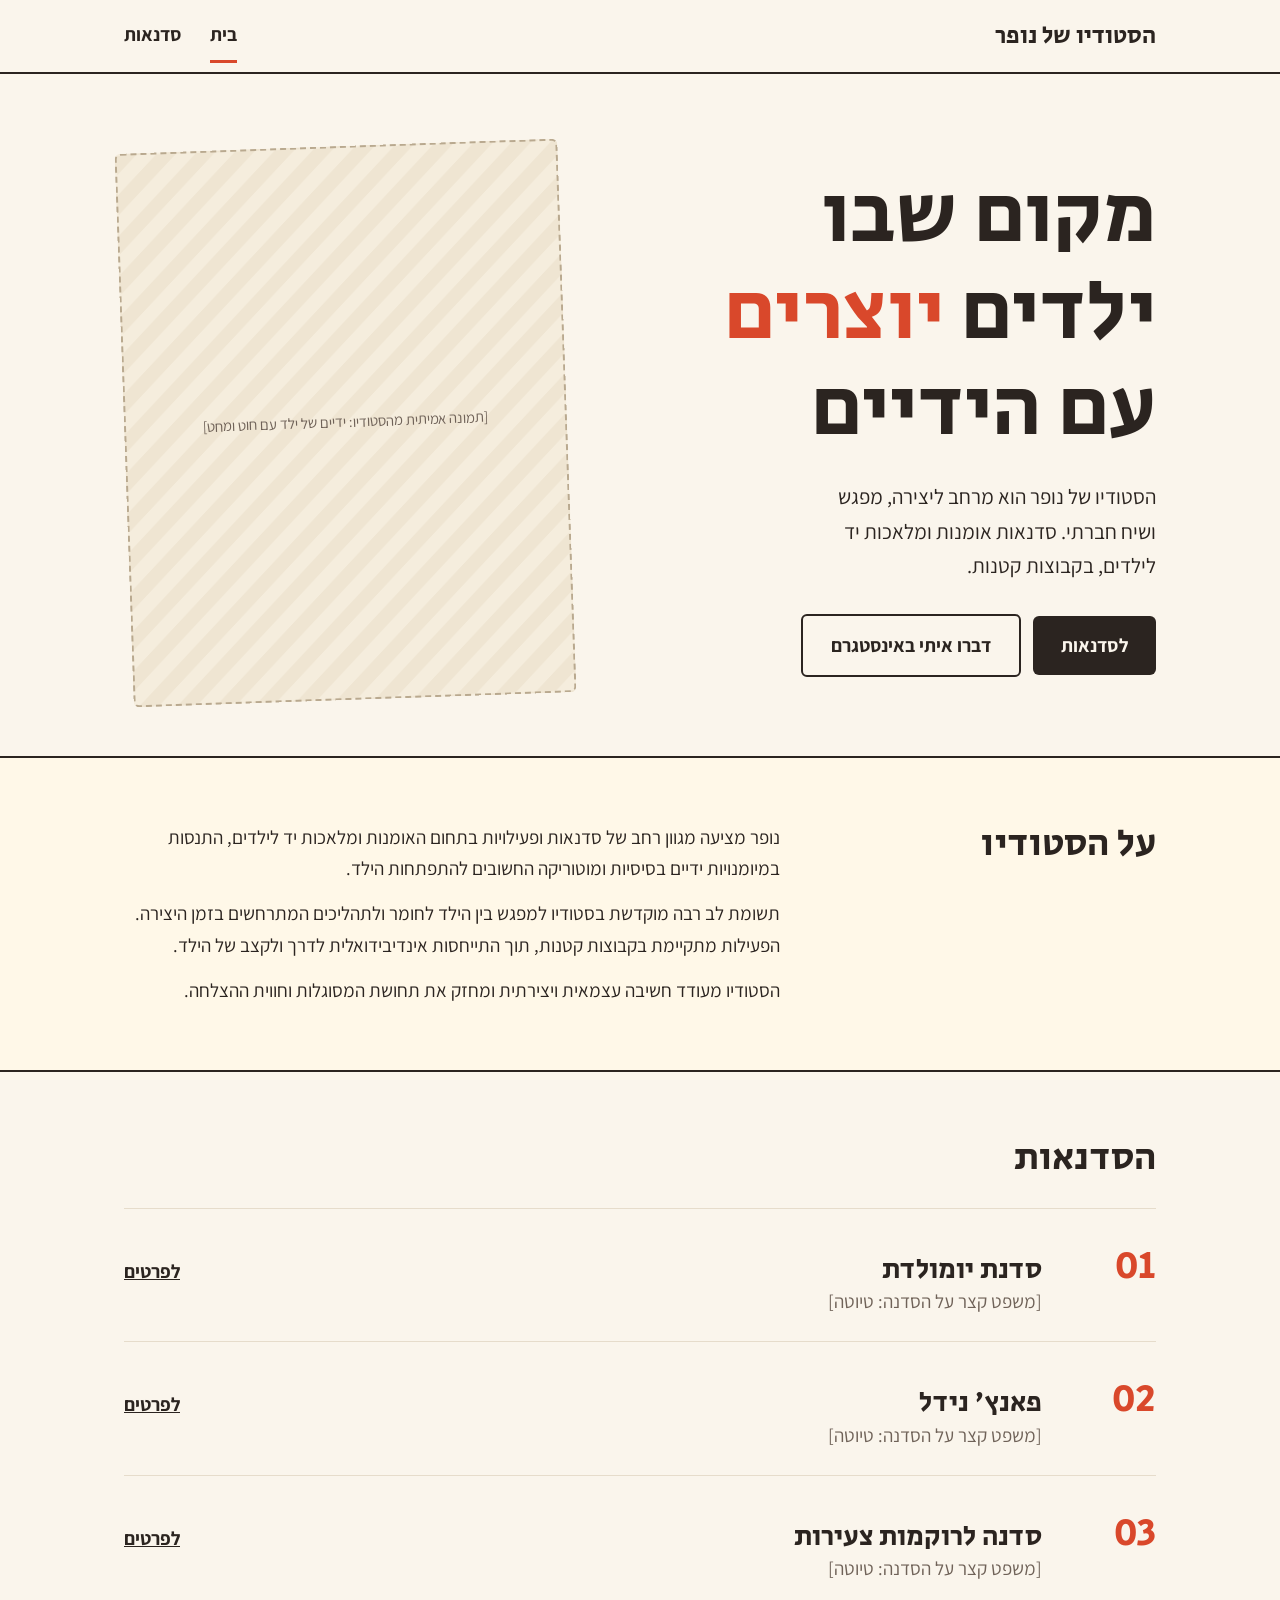
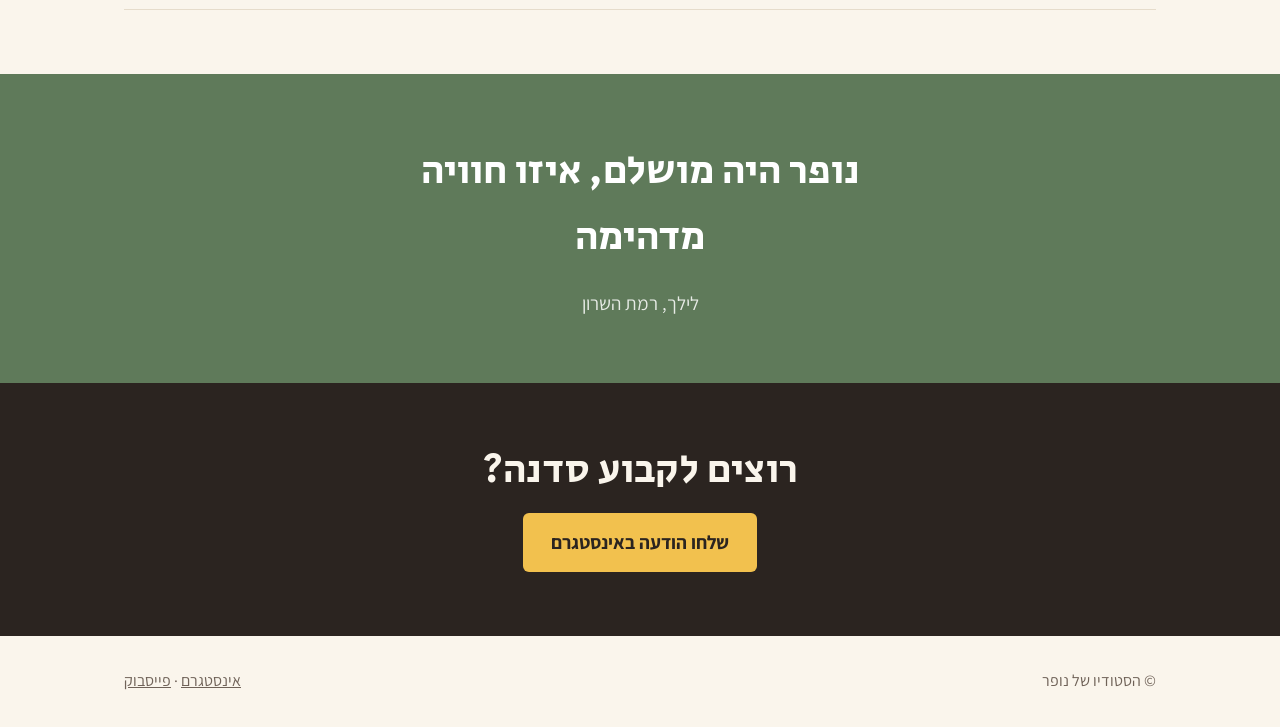
<file: index.html>
<!doctype html><html lang="he" dir="rtl"><head><meta charset="utf-8"><meta name="robots" content="noindex"><meta name="viewport" content="width=device-width,initial-scale=1"><title>הסטודיו של נופר | אומנות רב תחומית</title><link rel="stylesheet" href="style.css"></head><body>
<header><div class="wrap"><a class="logo" href="index.html">הסטודיו של נופר</a><nav><a href="index.html" aria-current="page">בית</a><a href="workshops.html">סדנאות</a></nav></div></header>
<main>
<section class="hero"><div class="wrap"><div>
<h1>מקום שבו ילדים <span>יוצרים</span> עם הידיים</h1>
<p>הסטודיו של נופר הוא מרחב ליצירה, מפגש ושיח חברתי. סדנאות אומנות ומלאכות יד לילדים, בקבוצות קטנות.</p>
<a class="btn" href="workshops.html">לסדנאות</a><a class="btn ghost" href="https://www.instagram.com/nofars.studio/">דברו איתי באינסטגרם</a></div>
<div class="ph" role="img" aria-label="מקום לתמונה">[תמונה אמיתית מהסטודיו: ידיים של ילד עם חוט ומחט]</div></div></section>
<section class="about"><div class="wrap"><h2>על הסטודיו</h2><div>
<p>נופר מציעה מגוון רחב של סדנאות ופעילויות בתחום האומנות ומלאכות יד לילדים, התנסות במיומנויות ידיים בסיסיות ומוטוריקה החשובים להתפתחות הילד.</p>
<p>תשומת לב רבה מוקדשת בסטודיו למפגש בין הילד לחומר ולתהליכים המתרחשים בזמן היצירה. הפעילות מתקיימת בקבוצות קטנות, תוך התייחסות אינדיבידואלית לדרך ולקצב של הילד.</p>
<p>הסטודיו מעודד חשיבה עצמאית ויצירתית ומחזק את תחושת המסוגלות וחווית ההצלחה.</p></div></div></section>
<section class="list"><div class="wrap"><h2>הסדנאות</h2>
<div class="row"><span class="n">01</span><div><h3>סדנת יומולדת</h3><p>[משפט קצר על הסדנה: טיוטה]</p></div><a href="workshops.html#birthday">לפרטים</a></div>
<div class="row"><span class="n">02</span><div><h3>פאנץ׳ נידל</h3><p>[משפט קצר על הסדנה: טיוטה]</p></div><a href="workshops.html#punch">לפרטים</a></div>
<div class="row"><span class="n">03</span><div><h3>סדנה לרוקמות צעירות</h3><p>[משפט קצר על הסדנה: טיוטה]</p></div><a href="workshops.html#embroidery">לפרטים</a></div>
</div></section>
<section class="quote"><div class="wrap"><blockquote>נופר היה מושלם, איזו חוויה מדהימה</blockquote><cite>לילך, רמת השרון</cite></div></section>
<section class="cta"><div class="wrap"><h2>רוצים לקבוע סדנה?</h2><a class="btn" href="https://www.instagram.com/nofars.studio/">שלחו הודעה באינסטגרם</a></div></section>
</main><footer><div class="wrap"><span>© הסטודיו של נופר</span><span><a href="https://www.instagram.com/nofars.studio/">אינסטגרם</a> · <a href="https://www.facebook.com/people/%D7%94%D7%A1%D7%98%D7%95%D7%93%D7%99%D7%95-%D7%A9%D7%9C-%D7%A0%D7%95%D7%A4%D7%A8/61559856855768/">פייסבוק</a></span></div></footer></body></html>
</file>
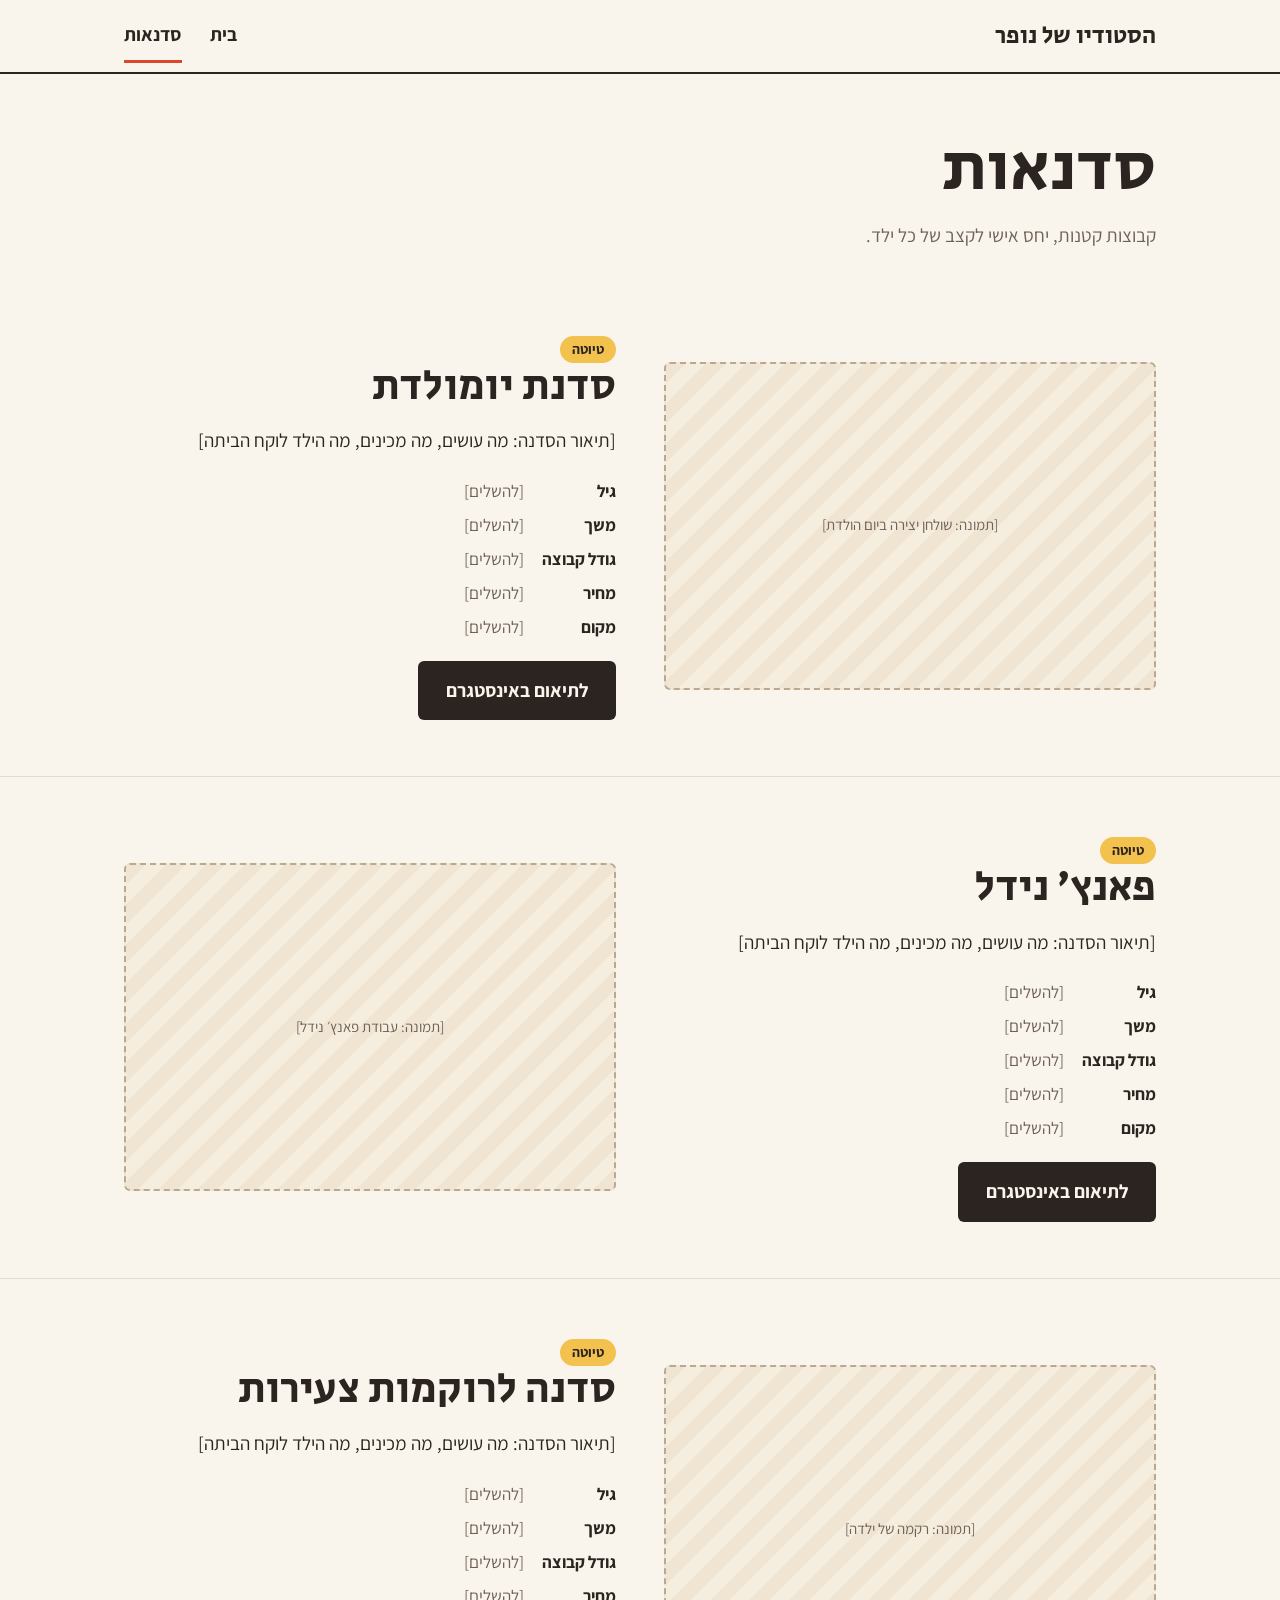
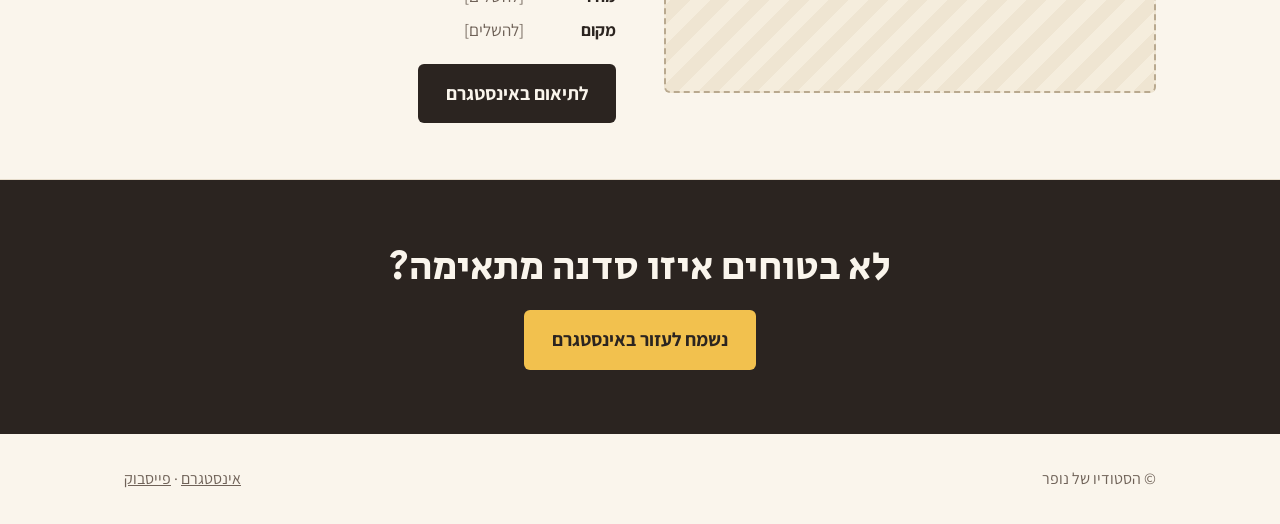
<file: workshops.html>
<!doctype html><html lang="he" dir="rtl"><head><meta charset="utf-8"><meta name="robots" content="noindex"><meta name="viewport" content="width=device-width,initial-scale=1"><title>סדנאות | הסטודיו של נופר</title><link rel="stylesheet" href="style.css"></head><body>
<header><div class="wrap"><a class="logo" href="index.html">הסטודיו של נופר</a><nav><a href="index.html">בית</a><a href="workshops.html" aria-current="page">סדנאות</a></nav></div></header>
<main><div class="page-title"><div class="wrap"><h1>סדנאות</h1><p>קבוצות קטנות, יחס אישי לקצב של כל ילד.</p></div></div>
<article class="ws" id="birthday"><div class="wrap"><div class="ph" role="img" aria-label="מקום לתמונה">[תמונה: שולחן יצירה ביום הולדת]</div><div>
<span class="tag">טיוטה</span><h2>סדנת יומולדת</h2><p>[תיאור הסדנה: מה עושים, מה מכינים, מה הילד לוקח הביתה]</p>
<dl class="facts"><dt>גיל</dt><dd>[להשלים]</dd><dt>משך</dt><dd>[להשלים]</dd><dt>גודל קבוצה</dt><dd>[להשלים]</dd><dt>מחיר</dt><dd>[להשלים]</dd><dt>מקום</dt><dd>[להשלים]</dd></dl>
<a class="btn" href="https://www.instagram.com/nofars.studio/">לתיאום באינסטגרם</a></div></div></article>
<article class="ws" id="punch"><div class="wrap"><div class="ph" role="img" aria-label="מקום לתמונה">[תמונה: עבודת פאנץ׳ נידל]</div><div>
<span class="tag">טיוטה</span><h2>פאנץ׳ נידל</h2><p>[תיאור הסדנה: מה עושים, מה מכינים, מה הילד לוקח הביתה]</p>
<dl class="facts"><dt>גיל</dt><dd>[להשלים]</dd><dt>משך</dt><dd>[להשלים]</dd><dt>גודל קבוצה</dt><dd>[להשלים]</dd><dt>מחיר</dt><dd>[להשלים]</dd><dt>מקום</dt><dd>[להשלים]</dd></dl>
<a class="btn" href="https://www.instagram.com/nofars.studio/">לתיאום באינסטגרם</a></div></div></article>
<article class="ws" id="embroidery"><div class="wrap"><div class="ph" role="img" aria-label="מקום לתמונה">[תמונה: רקמה של ילדה]</div><div>
<span class="tag">טיוטה</span><h2>סדנה לרוקמות צעירות</h2><p>[תיאור הסדנה: מה עושים, מה מכינים, מה הילד לוקח הביתה]</p>
<dl class="facts"><dt>גיל</dt><dd>[להשלים]</dd><dt>משך</dt><dd>[להשלים]</dd><dt>גודל קבוצה</dt><dd>[להשלים]</dd><dt>מחיר</dt><dd>[להשלים]</dd><dt>מקום</dt><dd>[להשלים]</dd></dl>
<a class="btn" href="https://www.instagram.com/nofars.studio/">לתיאום באינסטגרם</a></div></div></article>
<section class="cta"><div class="wrap"><h2>לא בטוחים איזו סדנה מתאימה?</h2><a class="btn" href="https://www.instagram.com/nofars.studio/">נשמח לעזור באינסטגרם</a></div></section></main><footer><div class="wrap"><span>© הסטודיו של נופר</span><span><a href="https://www.instagram.com/nofars.studio/">אינסטגרם</a> · <a href="https://www.facebook.com/people/%D7%94%D7%A1%D7%98%D7%95%D7%93%D7%99%D7%95-%D7%A9%D7%9C-%D7%A0%D7%95%D7%A4%D7%A8/61559856855768/">פייסבוק</a></span></div></footer></body></html>
</file>
<file: style.css>
@font-face{font-family:"Assistant";src:url(fonts/Assistant.ttf);font-weight:200 800;font-display:swap}
@font-face{font-family:"Secular One";src:url(fonts/SecularOne.ttf);font-display:swap}

:root{--paper:#faf5ec;--ink:#2b2420;--muted:#6f6258;--thread:#d9482b;--moss:#5f7a5a;--sun:#f2c14e;--line:#e6dccb;--r:6px}
*{box-sizing:border-box;margin:0}
html{scroll-behavior:smooth}
body{font-family:"Assistant",system-ui,sans-serif;background:var(--paper);color:var(--ink);font-size:19px;line-height:1.65}
h1,h2,h3{font-family:"Secular One","Assistant",sans-serif;font-weight:400;line-height:1.15;text-wrap:balance}
a{color:inherit}
.wrap{max-width:1080px;margin:0 auto;padding:0 24px}
header{border-bottom:2px solid var(--ink)}
header .wrap{display:flex;align-items:center;justify-content:space-between;height:72px}
.logo{font-family:"Secular One",sans-serif;font-size:24px;text-decoration:none}
nav{display:flex;gap:28px}
nav a{text-decoration:none;font-weight:700;padding:10px 0;border-bottom:3px solid transparent}
nav a:hover,nav a[aria-current]{border-color:var(--thread)}
.hero{padding:72px 0 56px}
.hero .wrap{display:grid;grid-template-columns:1.1fr .9fr;gap:48px;align-items:center}
.hero h1{font-size:clamp(44px,7vw,84px)}
.hero h1 span{color:var(--thread)}
.hero p{max-width:34ch;margin:22px 0 30px;font-size:21px}
.btn{display:inline-block;background:var(--ink);color:var(--paper);padding:14px 28px;border-radius:var(--r);text-decoration:none;font-weight:700;min-height:48px}
.btn:hover{background:var(--thread)}
.btn.ghost{background:none;color:var(--ink);border:2px solid var(--ink);margin-inline-start:12px}
.ph{background:repeating-linear-gradient(135deg,#efe5d2 0 14px,#f5eddd 14px 28px);border:2px dashed #b9a98f;border-radius:var(--r);display:grid;place-items:center;color:var(--muted);font-size:15px;text-align:center;padding:12px}
.hero .ph{aspect-ratio:4/5;transform:rotate(-2deg)}
section{padding:64px 0}
.about{border-top:2px solid var(--ink);border-bottom:2px solid var(--ink);background:#fff8e8}
.about .wrap{display:grid;grid-template-columns:1fr 2fr;gap:48px}
.about h2{font-size:38px}
.about p+p{margin-top:14px}
.list h2{font-size:38px;margin-bottom:28px}
.row{display:grid;grid-template-columns:90px 1fr auto;gap:24px;align-items:baseline;padding:24px 0;border-top:1px solid var(--line)}
.row:last-child{border-bottom:1px solid var(--line)}
.row .n{font-family:"Secular One";font-size:40px;color:var(--thread)}
.row h3{font-size:28px}
.row p{color:var(--muted)}
.row a{font-weight:700}
.quote{background:var(--moss);color:#fff;text-align:center}
.quote blockquote{font-family:"Secular One";font-size:clamp(26px,4vw,40px);max-width:22ch;margin:0 auto}
.quote cite{display:block;margin-top:18px;font-style:normal;opacity:.85}
.ws{padding:56px 0;border-bottom:1px solid var(--line)}
.ws .wrap{display:grid;grid-template-columns:1fr 1fr;gap:48px;align-items:center}
.ws:nth-of-type(even) .wrap>.ph{order:2}
.ws .ph{aspect-ratio:3/2}
.ws h2{font-size:42px;margin-bottom:14px}
.facts{margin:20px 0;display:grid;grid-template-columns:auto 1fr;gap:6px 18px;font-size:17px}
.facts dt{font-weight:700}
.facts dd{margin:0;color:var(--muted)}
.tag{display:inline-block;background:var(--sun);padding:2px 12px;border-radius:99px;font-size:14px;font-weight:700}
.page-title{padding:56px 0 24px}
.page-title h1{font-size:clamp(40px,6vw,68px)}
.page-title p{max-width:44ch;color:var(--muted);margin-top:12px}
.cta{background:var(--ink);color:var(--paper);text-align:center}
.cta h2{font-size:40px;margin-bottom:20px}
.cta .btn{background:var(--sun);color:var(--ink)}
footer{padding:32px 0;font-size:16px;color:var(--muted)}
footer .wrap{display:flex;justify-content:space-between;flex-wrap:wrap;gap:12px}
a:focus-visible,.btn:focus-visible{outline:3px solid var(--thread);outline-offset:3px}
@media(max-width:760px){.hero .wrap,.about .wrap,.ws .wrap{grid-template-columns:minmax(0,1fr)}.btn.ghost{margin:12px 0 0}.hero h1{font-size:44px}.ws:nth-of-type(even) .wrap>.ph{order:0}.row{grid-template-columns:56px 1fr}.row a{grid-column:2}.hero .ph{transform:none;aspect-ratio:3/2}nav{gap:16px}}
@media(prefers-reduced-motion:reduce){html{scroll-behavior:auto}}

.hero .wrap>*,.about .wrap>*,.ws .wrap>*{min-width:0}
html,body{overflow-x:hidden}
</file>
